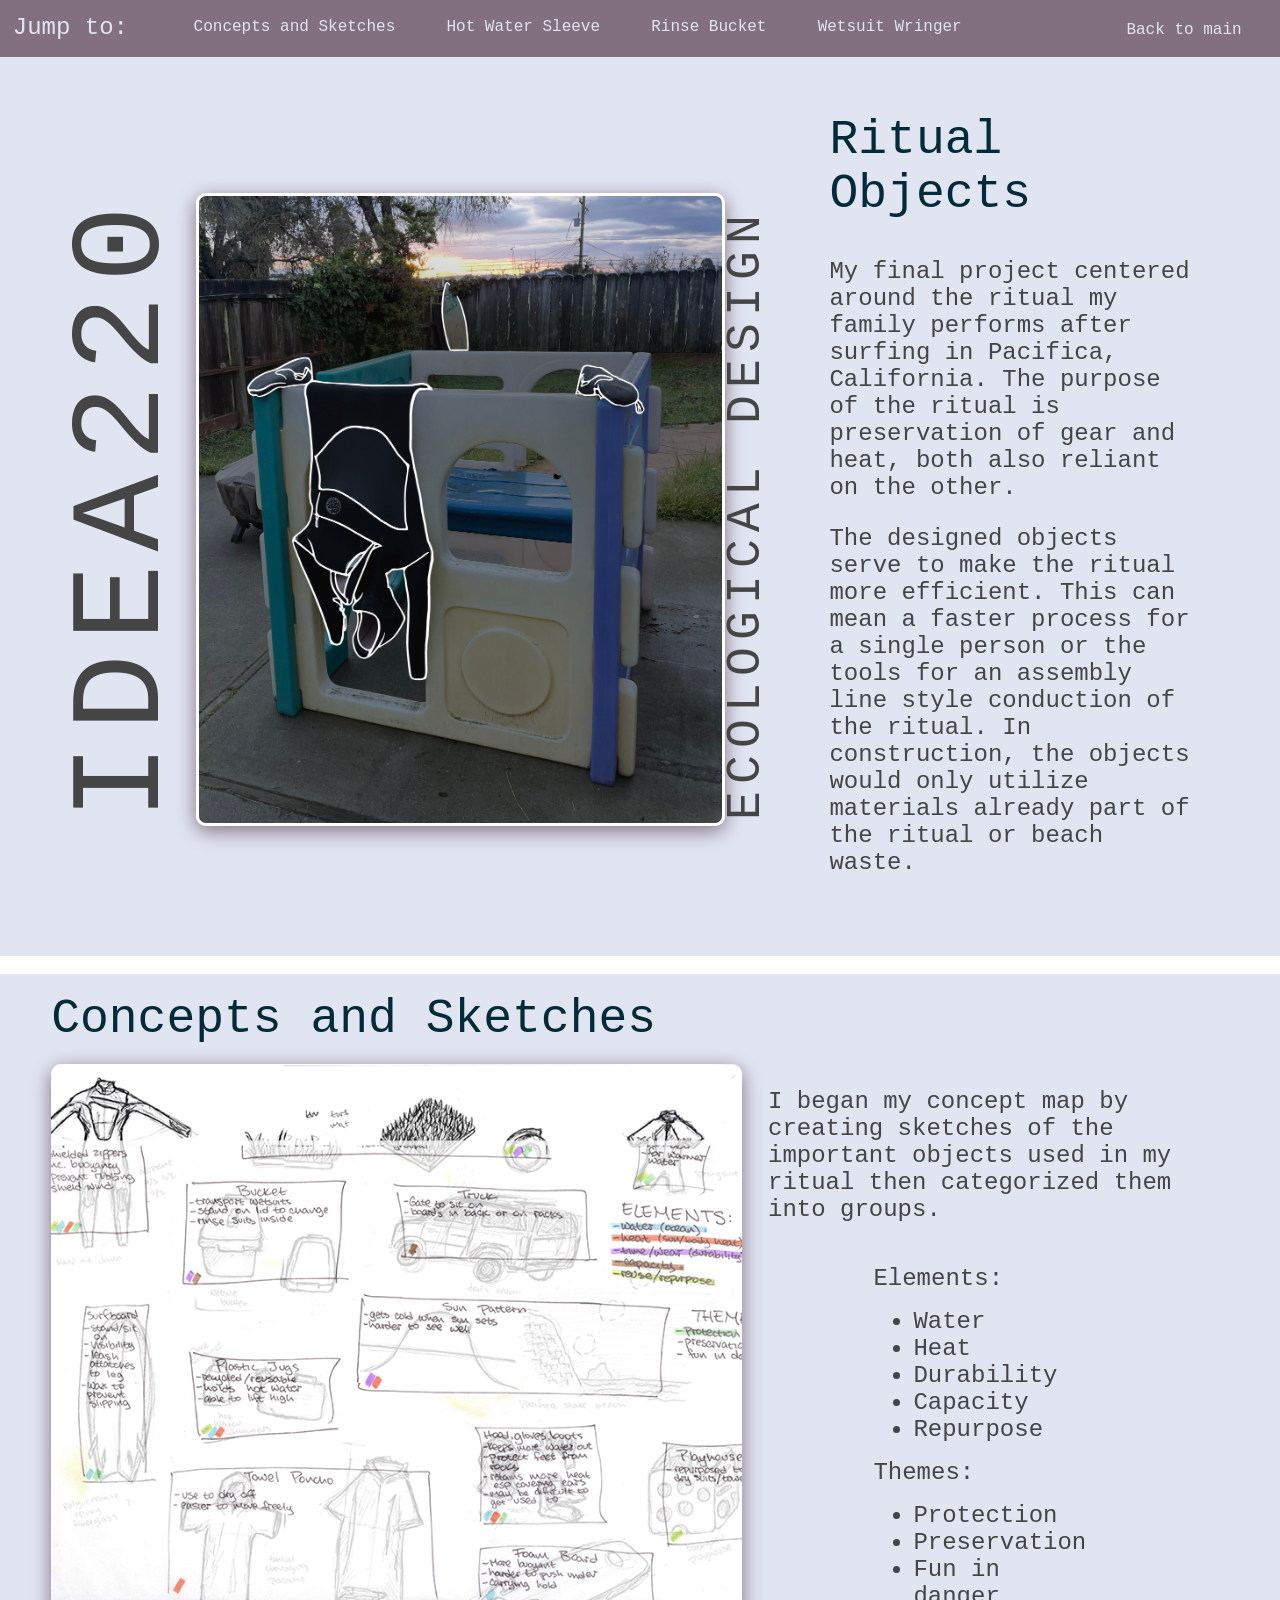
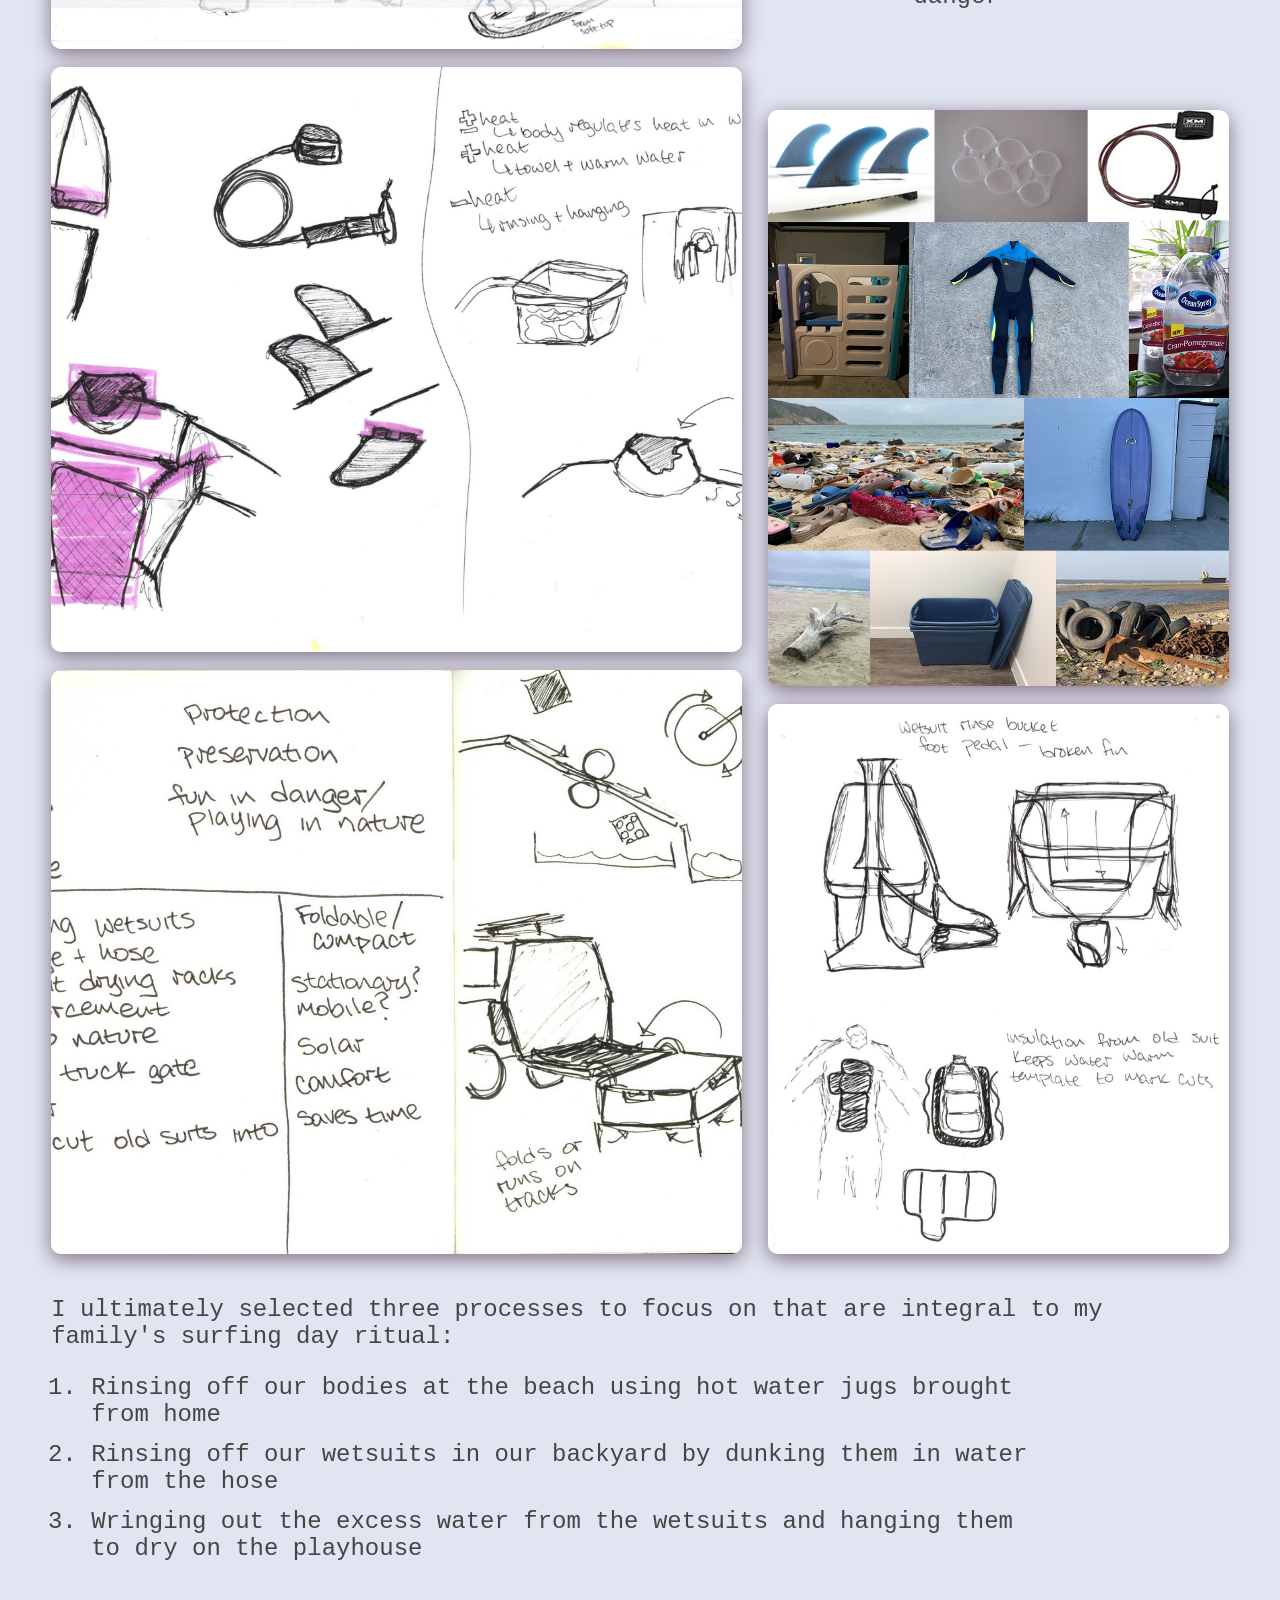
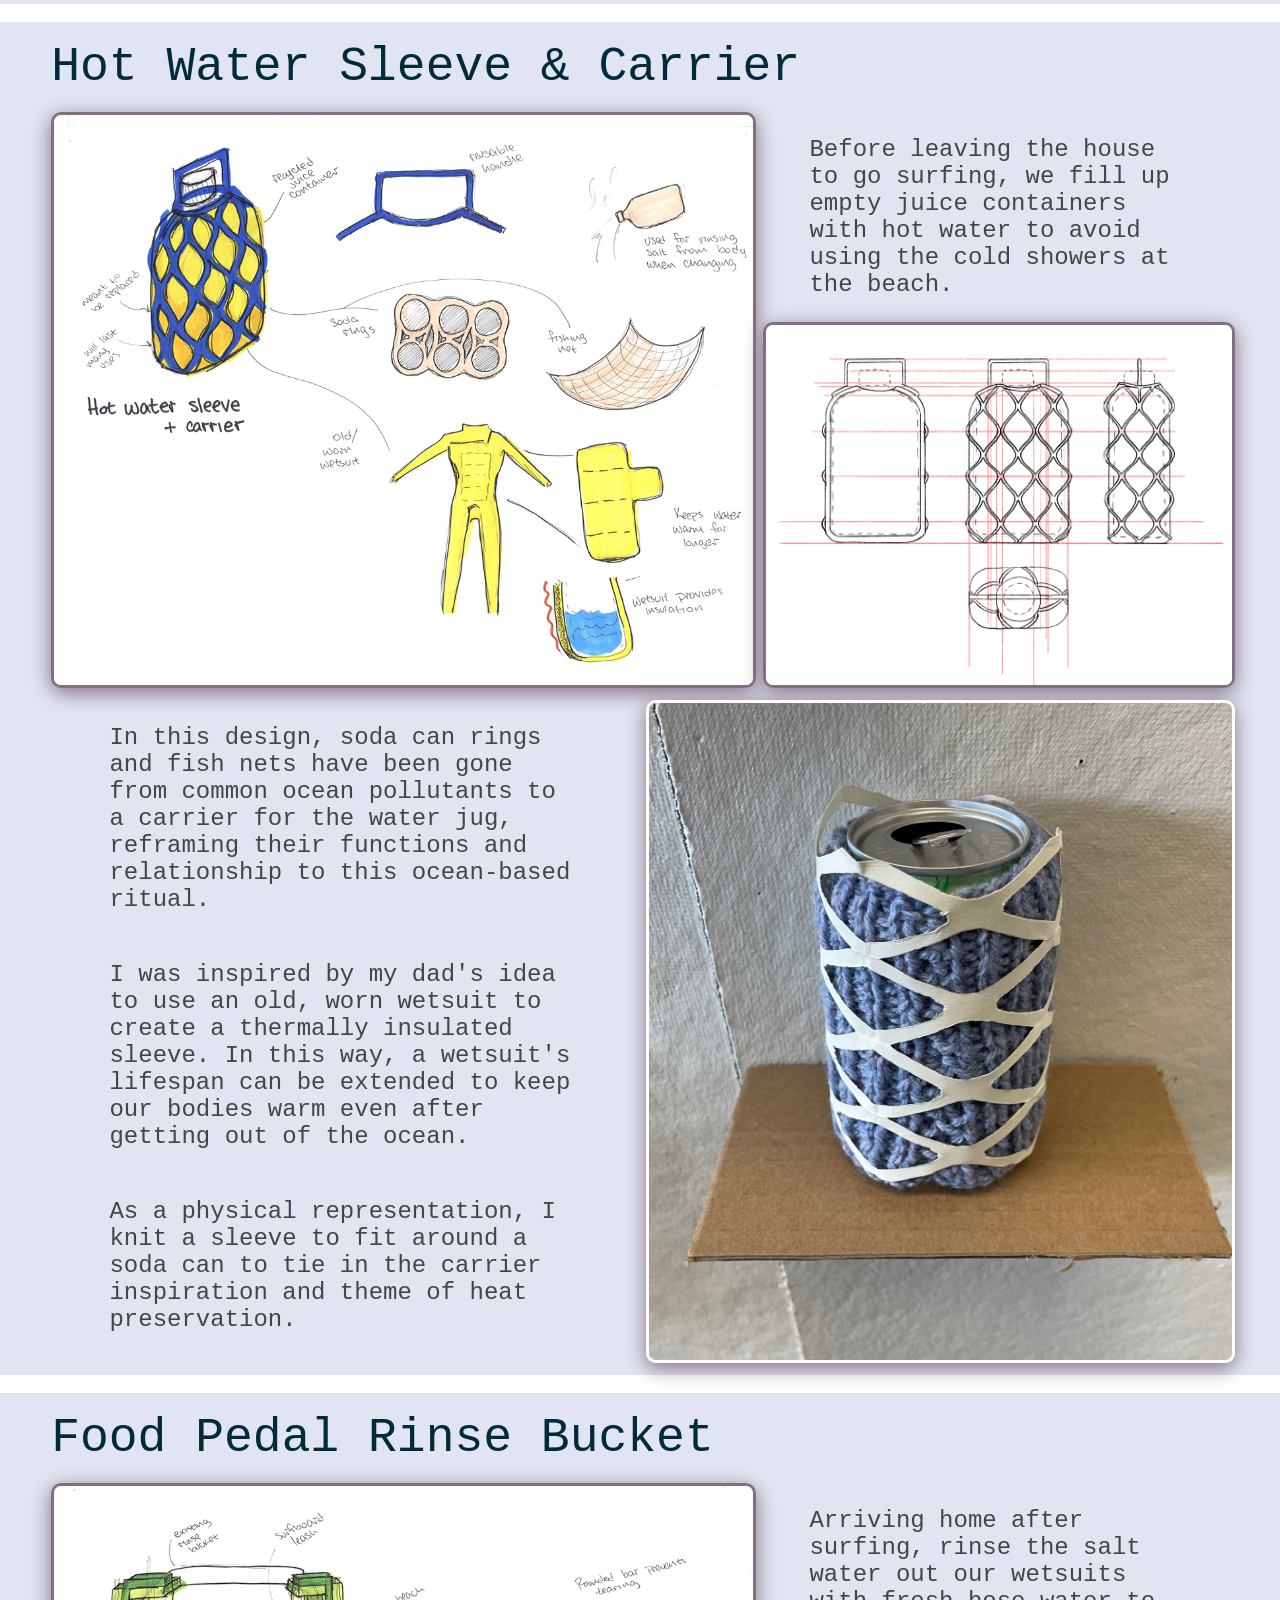
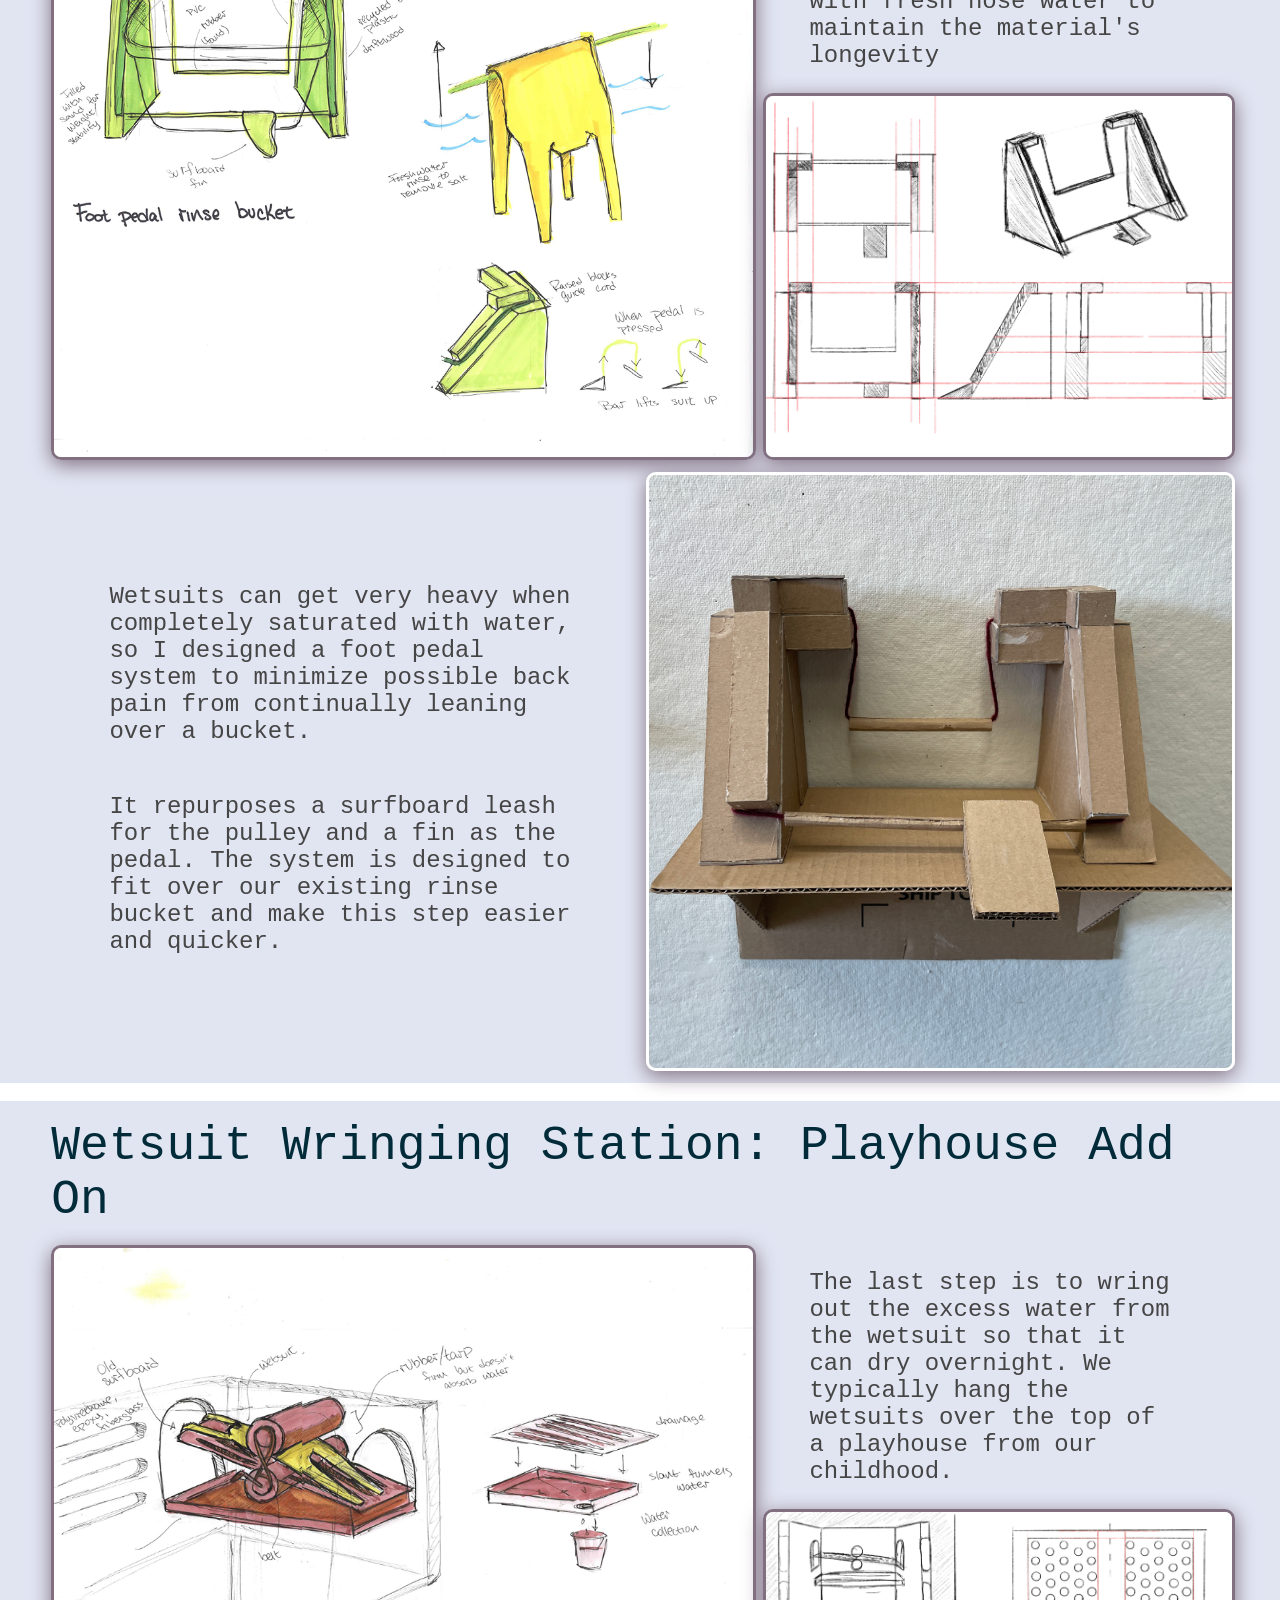
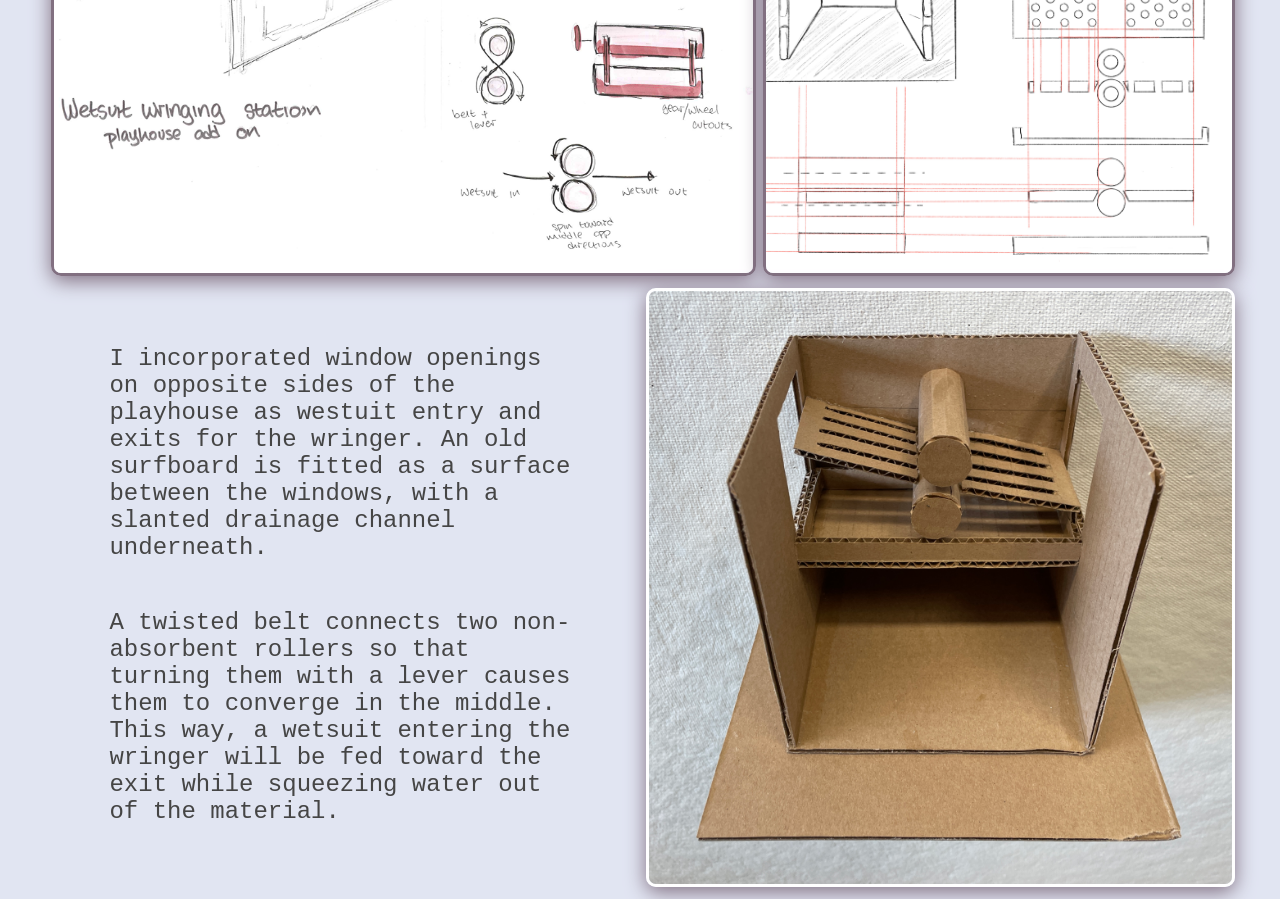
<file: ecoDesign.html>
<!DOCTYPE html>
<html lang="en">
<head>
    <meta charset="UTF-8">
    <meta name="viewport" content="width=device-width, initial-scale=1.0">
    <title>GA IDEA220</title>
    <link rel="stylesheet" href="ecoDesign.css">
</head>
<body>

     <nav id="nav">
        <div id="navMenu">
            <p id="navDropdown">Jump to &#8964;</p>
            <p id="jumpHorizontal">Jump to:</p>
        <ul id="navSections">
            <li class="navBox"><a class="navLink" href="#row2">Concepts and Sketches</a></li>
            <li class="navBox"><a class="navLink" href="#row3">Hot Water Sleeve</a></li>
            <li class="navBox"><a class="navLink" href="#row4">Rinse Bucket</a></li>
            <li class="navBox"><a class="navLink" href="#row5">Wetsuit Wringer</a></li>
        </ul>
        </div>
        <div id="backToMain" class="navBox">
            <a class="navLink" href="index.html">Back to main</a>
        </div>
    </nav>


    <div id="allSections">
        <div id="row1" class="section">
            <div id="row1left">
                <div id="row1course" ><p>IDEA220</p></div>
                <div id="row1img"><img class="cover" src="Images/playhouse.JPG"></div>
                <div id="row1title"><p>ECOLOGICAL DESIGN</p></div>
            </div>
            <div id="row1right">
                <div class="titles"><h2>Ritual Objects</h2></div>
                <div id="projectDescription">
                    <p id="ritualDescription">My final project centered around the ritual my family performs after surfing in Pacifica, California. The purpose of the ritual is preservation of gear and heat, both also reliant on the other. </p>
                    <p>The designed objects serve to make the ritual more efficient. This can mean a faster process for a single person or the tools for an assembly line style conduction of the ritual. In construction, the objects would only utilize materials already part of the ritual or beach waste.</p>
                </div>
            </div>
        </div>

        <div id="row2" class="section">
            <div class="titles"><h2>Concepts and Sketches</h2></div>
            <div id="row2content">
                <div id="row2left">
                        <div id="mainConceptMap" class="imgContainer"><img class="cover"  src="Images/SketchOverlay.png" alt=""></div>
                        <div class="imgContainer"><img class="cover" src="Images/WetsuitSketches.jpg" alt=""></div>
                        <div class="imgContainer"><img class="cover" src="Images/TwoPage.jpg" alt=""></div>
                    
                </div>
                <div id="row2right">
                    <p>I began my concept map by creating sketches of the important objects used in my ritual then categorized them into groups.
                        <div id=row2bullets>
                            <div class="row2list">
                                <p>Elements:</p>
                                <ul>
                                    <li>Water</li>
                                    <li>Heat</li>
                                    <li>Durability</li>
                                    <li>Capacity</li>
                                    <li>Repurpose</li>
                                </ul>
                            </div>
                            <div class="row2list">
                                <p>Themes:</p>
                                <ul>
                                    <li>Protection</li>
                                    <li>Preservation</li>
                                    <li>Fun in danger</li>
                                </ul>
                            
                            </div>    
                        </div>
                    </p>
                    <div id="picCollage"><img class="cover" src="Images/ProjectMaterials.png" alt=""></div>
                    <div class="imgContainer"><img class="cover" src="Images/RinseSketch.jpg" alt=""></div>
                </div>
            </div>
            <div >
                <p>I ultimately selected three processes to focus on that are integral to my family's surfing day ritual: 
                    <ol id="row2numbered">
                        <li>Rinsing off our bodies at the beach using hot water jugs brought from home</li>
                        <li>Rinsing off our wetsuits in our backyard by dunking them in water from the hose</li>
                        <li>Wringing out the excess water from the wetsuits and hanging them to dry on the playhouse</li>
                    </ol>
                </p>
            </div>
        </div>
    
        <div id="row3" class="section">
            <div class="titles"><h2>Hot Water Sleeve & Carrier</h2></div>
            <div class="topSlide">
                <div class="slideConcept"><img class="cover" src="Images/WetsuitSleeve.png" alt=""></div>
                <div class="topSlideRight">
                    <div class="slideBlurb1">
                        <p>Before leaving the house to go surfing, we fill up empty juice containers with hot water to avoid using the cold showers at the beach.</p>
                    </div>
                    <div class="slideOrtho"><img class="cover" src="Images/IMG_1788.JPG" alt=""></div>
                </div>
            </div>
            <div class="botSlide">
                <div class="slideBlurb2">
                    <p>In this design, soda can rings and fish nets have been gone from common ocean pollutants to a carrier for the water jug, reframing their functions and relationship to this ocean-based ritual.</p>
                    <p>I was inspired by my dad's idea to use an old, worn wetsuit to create a thermally insulated sleeve. In this way, a wetsuit's lifespan can be extended to keep our bodies warm even after getting out of the ocean.</p>
                    <p>As a physical representation, I knit a sleeve to fit around a soda can to tie in the carrier inspiration and theme of heat preservation.</p>
                </div>
                <div class="slidePhoto"><img class="cover" src="Images/IMG_3818.JPG" alt=""></div>
            </div>

        </div>

        <div id="row4" class="section">
            <div class="titles"><h2>Food Pedal Rinse Bucket</h2></div>
            <div class="topSlide">
                <div class="slideConcept"><img class="cover" src="Images/WashBucket.png" alt=""></div>
                <div class="topSlideRight">
                    <div class="slideBlurb1"><p>Arriving home after surfing, rinse the salt water out our wetsuits with fresh hose water to maintain the material's longevity</p></div>
                    <div class="slideOrtho"><img class="cover" src="Images/IMG_1789.JPG" alt=""></div>
                </div>
            </div>
            <div class="botSlide">
                <div class="slideBlurb2">
                    <p>Wetsuits can get very heavy when completely saturated with water, so I designed a foot pedal system to minimize possible back pain from continually leaning over a bucket.</p>
                    <p>It repurposes a surfboard leash for the pulley and a fin as the pedal. The system is designed to fit over our existing rinse bucket and make this step easier and quicker.</p>
                </div>
                <div class="slidePhoto"><img class="cover" src="Images/IMG_3819.JPG" alt=""></div>
            </div>

        </div>

        <div id="row5" class="section">
            <div class="titles"><h2>Wetsuit Wringing Station: Playhouse Add On</h2></div>
            <div class="topSlide">
                <div class="slideConcept"><img class="cover" src="Images/Wringer.png" alt=""></div>
                <div class="topSlideRight">
                    <div class="slideBlurb1"><p>The last step is to wring out the excess water from the wetsuit so that it can dry overnight. We typically hang the wetsuits over the top of a playhouse from our childhood.</p></div>
                    <div class="slideOrtho"><img class="cover" src="Images/IMG_1790.JPG" alt=""></div>
                </div>
            </div>
            <div class="botSlide">
                <div class="slideBlurb2">
                    <p>I incorporated window openings on opposite sides of the playhouse as westuit entry and exits for the wringer. An old surfboard is fitted as a surface between the windows, with a slanted drainage channel underneath.</p>
                    <p>A twisted belt connects two non-absorbent rollers so that turning them with a lever causes them to converge in the middle. This way, a wetsuit entering the wringer will be fed toward the exit while squeezing water out of the material. </p>
                </div>
                <div class="slidePhoto"><img class="cover" src="Images/IMG_3816.JPG" alt=""></div>
            </div>

        </div>

       


    </div>
    


<script src="ecoDesign.js"></script>
</body>
</html>
</file>
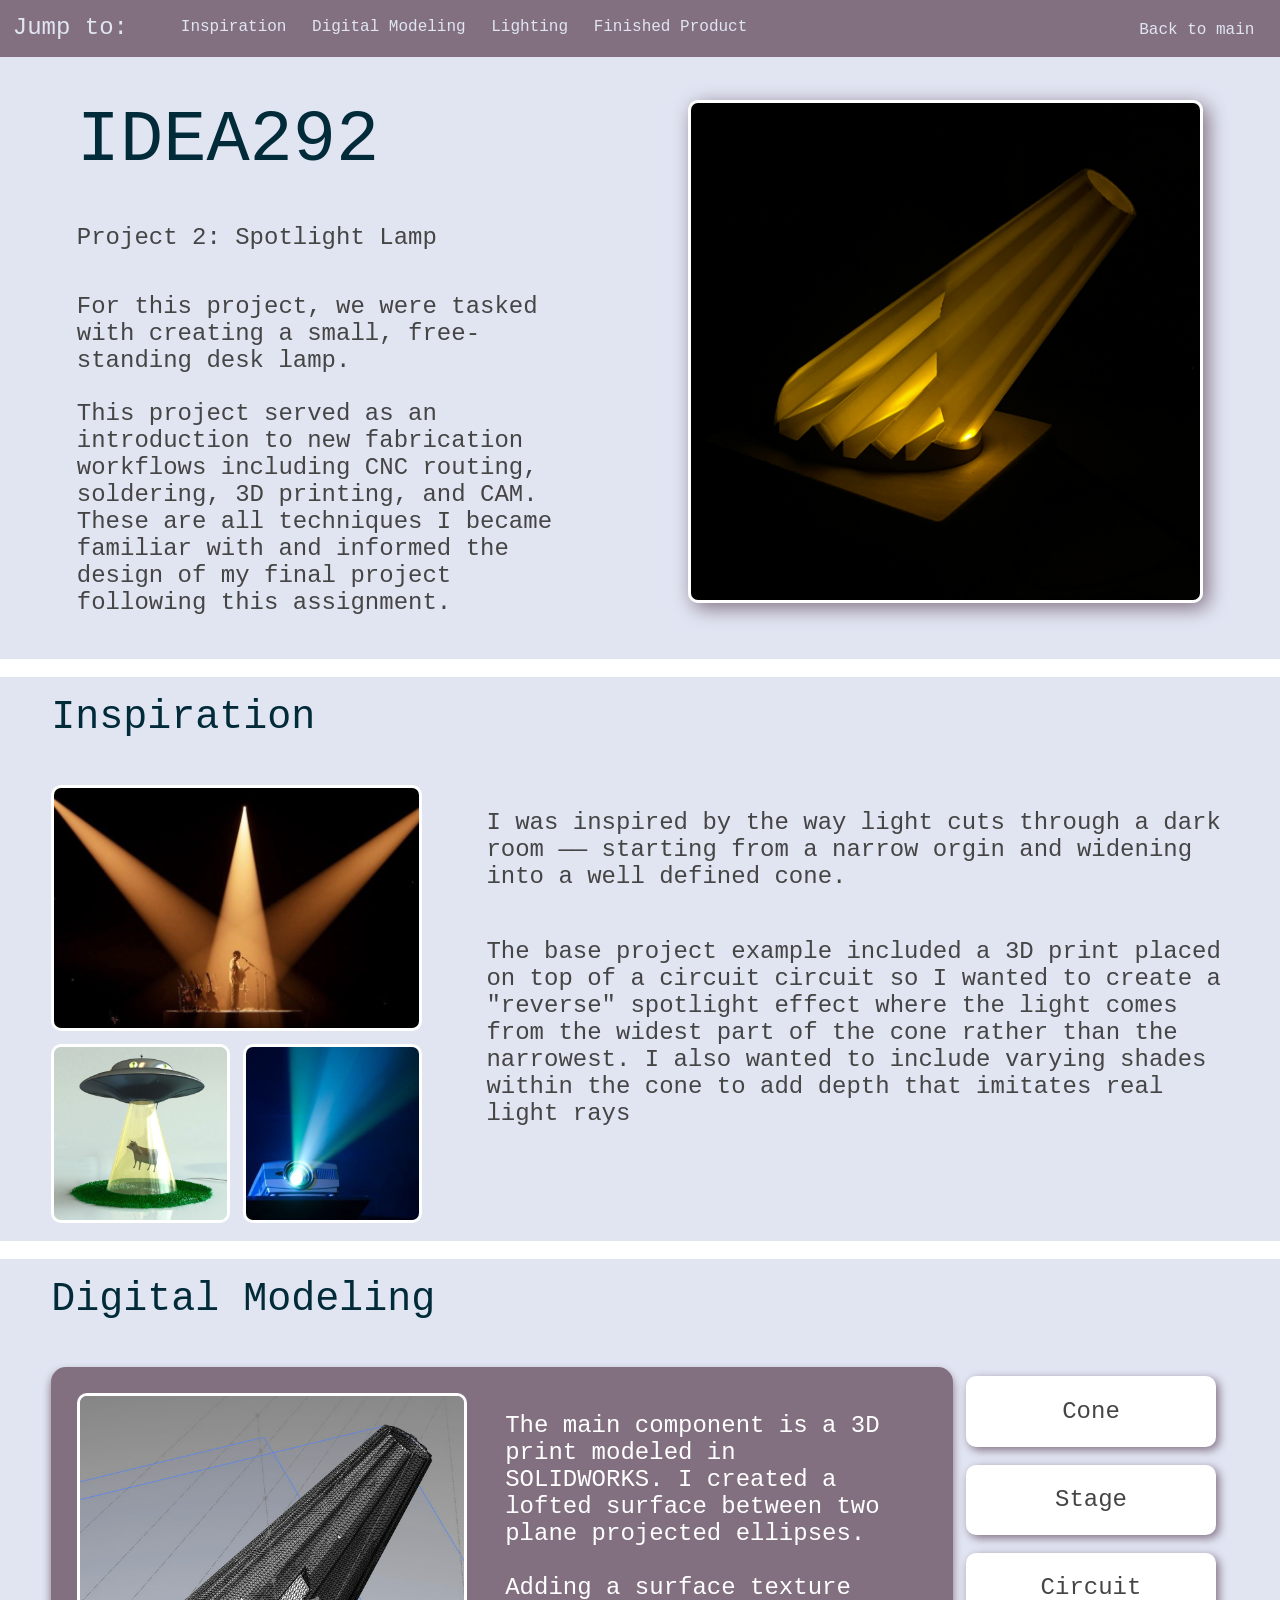
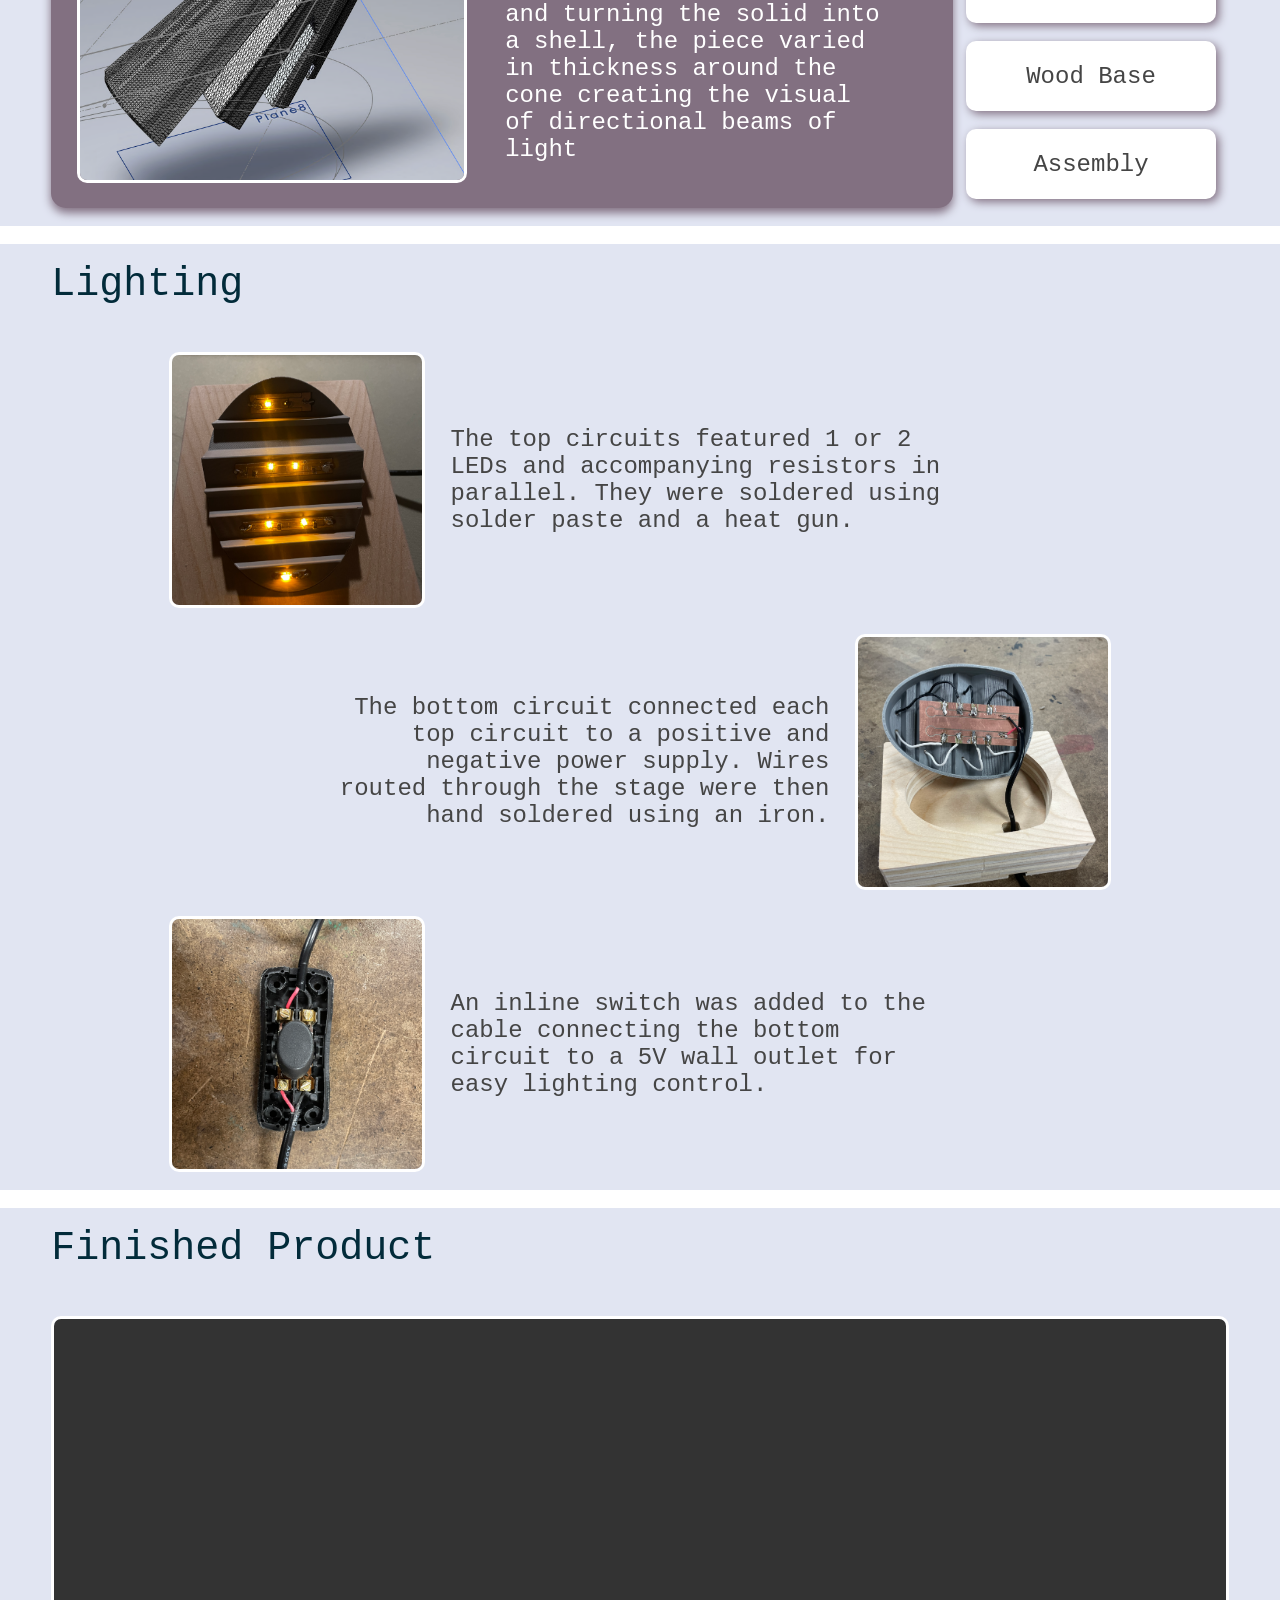
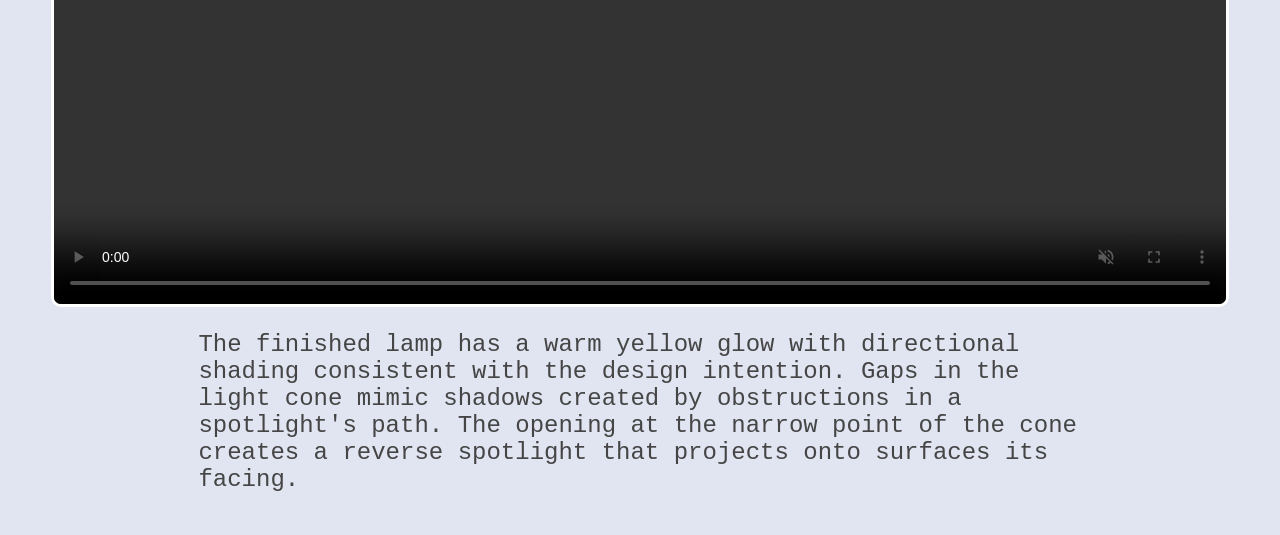
<file: lithoLamp.html>
<!DOCTYPE html>
<html lang="en">
<head>
    <meta charset="UTF-8">
    <meta name="viewport" content="width=device-width, initial-scale=1.0">
    <title>GA IDEA292</title>
    <link rel="stylesheet" href="lithoLamp.css">
</head>
<body>
    <nav id="nav">
        <div id="navMenu">
            <p id="navDropdown">Jump to &#8964;</p>
            <p id="jumpHorizontal">Jump to:</p>
        <ul id="navSections">
            <li class="navBox"><a class="navLink" href="#inspiration">Inspiration</a></li>
            <li class="navBox"><a class="navLink" href="#digitalModeling">Digital Modeling</a></li>
            <li class="navBox"><a class="navLink" href="#lighting">Lighting</a></li>
            <li class="navBox"><a class="navLink" href="#finished">Finished Product</a></li>
        </ul>
        </div>
        <div id="backToMain" class="navBox">
            <a class="navLink" href="index.html">Back to main</a>
        </div>
    </nav>

    <div id="allSections">
        <div id="landing" class="section">
            <div id="landingLeft" class="landingDiv">
                <div id="courseNumber"><h2>IDEA292</h2></div>
                <div id="projectTitle"><p>Project 2: Spotlight Lamp</p></div>
                <div id="landingBlurb">
                    <p>For this project, we were tasked with creating a small, free-standing desk lamp. </p>
                    <p>This project served as an introduction to new fabrication workflows including CNC routing, soldering, 3D printing, and CAM. These are all techniques I became familiar with and informed the design of my final project following this assignment. </p>
                </div>
            </div>
            <div id="landingRight" class="landingDiv">
                <div id="landingPhoto" class="photoDiv"><img src="Images/spotlight.JPG" alt=""></div>
            </div>
        </div>
        <div id="inspiration" class="section">
            <div class="titles"><h2>Inspiration</h2></div>
            <div id="inspoContent">
                <div id="inspoImages">
                    <div id="inspoImageTop">
                        <div class="photoDiv"><img src="Images/inspo1.jpg" alt=""></div>
                    </div>
                    <div id="inspoImagesBot">
                        <div class="photoDiv"><img src="Images/inspo2.jpg" alt=""></div>
                        <div class="photoDiv"><img src="Images/inspo3.jpg" alt=""></div>
                    </div>
                </div>
                <div id="inspoText">
                    <p>I was inspired by the way light cuts through a dark room —— starting from a narrow orgin and widening into a well defined cone. </p>
                    <p>The base project example included a 3D print placed on top of a circuit circuit so I wanted to create a "reverse" spotlight effect where the light comes from the widest part of the cone rather than the narrowest. I also wanted to include varying shades within the cone to add depth that imitates real light rays</p>
                </div>
            </div>

        </div>
        <div id="digitalModeling" class="section">
            <div class="titles"><h2>Digital Modeling</h2></div>
            <div id="digiModContent">
                <div class ="compSlide active" id="compSlide1">
                    <div class="photoDiv compPic" id="compPic1"><img src="Images/lampConeTex.png" alt=""></div>
                    <div class="compBlurb"><p>The main component is a 3D print modeled in SOLIDWORKS. I created a lofted surface between two plane projected ellipses. <br><br>Adding a surface texture and turning the solid into a shell, the piece varied in thickness around the cone creating the visual of directional beams of light </p>
                    </div>
                </div>
                <div class ="compSlide compPic" id="compSlide2">
                    <div class="photoDiv" id="compPic2"><img src="Images/lampPrintBase.png" alt=""></div>
                    <div class="compBlurb"><p>Another 3D printed component held the main light cone in place and housed the circuit boards. The angled surfaces allowed the LEDs to point into the tilted cone rather than normal to the desk surface.<br><br>Holes at the edges of the circuit pockets routed wires underneath the stage, allowing for a clean look.</p>
                    </div>
                </div>
                <div class ="compSlide compPic" id="compSlide3">
                    <div class="photoDiv" id="compPic3"><img src="Images/lampCircuit.png" alt=""></div>
                    <div class="compBlurb"><p>I designed small copper circuits that fit into the pockets of the 3D printed stage. <br><br>The largest piece sits between the stage and wooden base, acting as a positive and negative bus for the hidden wires to connect to.</p>
                    </div>
                </div>
                <div class ="compSlide compPic" id="compSlide4">
                    <div class="photoDiv" id="compPic4"><img src="Images/lampWoodBlock.png" alt=""></div>
                    <div class="compBlurb"><p>The wooden base holds the stage and circuits. An interior channel hides the primary cord that supplies power to the positive and negative bus.</p>
                    </div>
                </div>
                <div class="compSlide compPic" id="compSlide5">
                    <div class="photoDiv" id="compPic5"><img src="Images/lampAssembly.png" alt=""></div>
                    <div class="compBlurb"><p>All components and the full assembly were created in Solidworks. <br><br>Parts were made "in context" so that they had consistent dimensions and perfectly fit together.</p>
                    </div>
                </div>
                <div id="compList">
                    <div class="compLabel" onclick="showFab('compSlide1')"><p>Cone</p></div>
                    <div class="compLabel" onclick="showFab('compSlide2')"><p>Stage</p></div>
                    <div class="compLabel" onclick="showFab('compSlide3')"><p>Circuit</p></div>
                    <div class="compLabel" onclick="showFab('compSlide4')"><p>Wood Base</p></div>
                    <div class="compLabel" onclick="showFab('compSlide5')"><p>Assembly</p></div>
            
                </div>
            </div>    
        </div>

        <div id="lighting" class="section">
            <div class="titles"><h2>Lighting</h2></div>
            <div id="lightingContent">
                <div class="lightingRow" id="lRow1">
                    <div class="photoDiv lightRowImg"><img src="Images/topCircuitOn.JPG" alt=""></div>
                    <div class="lightingBlurb"><p>The top circuits featured 1 or 2 LEDs and accompanying resistors in parallel. They were soldered using solder paste and a heat gun. </p></div>
                </div>
                <div class="lightingRow" id="lRow2">
                    <div class="lightingBlurb" id="lightingBlurb2"><p>The bottom circuit connected each top circuit to a positive and negative power supply. Wires routed through the stage were then hand soldered using an iron.</p></div>
                    <div class="photoDiv lightRowImg"><img src="Images/botCircuit.JPG" alt=""></div>
                    
                </div>
                <div class="lightingRow" id="lRow3">
                    <div class="photoDiv lightRowImg"><img src="Images/inlineSwitch.JPG" alt=""></div>
                    <div class="lightingBlurb"><p>An inline switch was added to the cable connecting the bottom circuit to a 5V wall outlet for easy lighting control.</p></div>
                </div>
            </div>
        </div>

        <div id="finished" class="section">
            <div class="titles"><h2>Finished Product</h2></div>
            <div id="finContent">
                <video class="photoDiv" id="finVid" src="Images/lithoLamp.MOV" controls controlslist="nodownload noremoteplayback" muted></video>
                <div id="finBlurb">
                    <p>The finished lamp has a warm yellow glow with directional shading consistent with the design intention. Gaps in the light cone mimic shadows created by obstructions in a spotlight's path. The opening at the narrow point of the cone creates a reverse spotlight that projects onto surfaces its facing.</p>
                </div>

            </div>


        </div>
    </div>
    <script src="lithoLamp.js"></script>
</body>
</html>
</file>
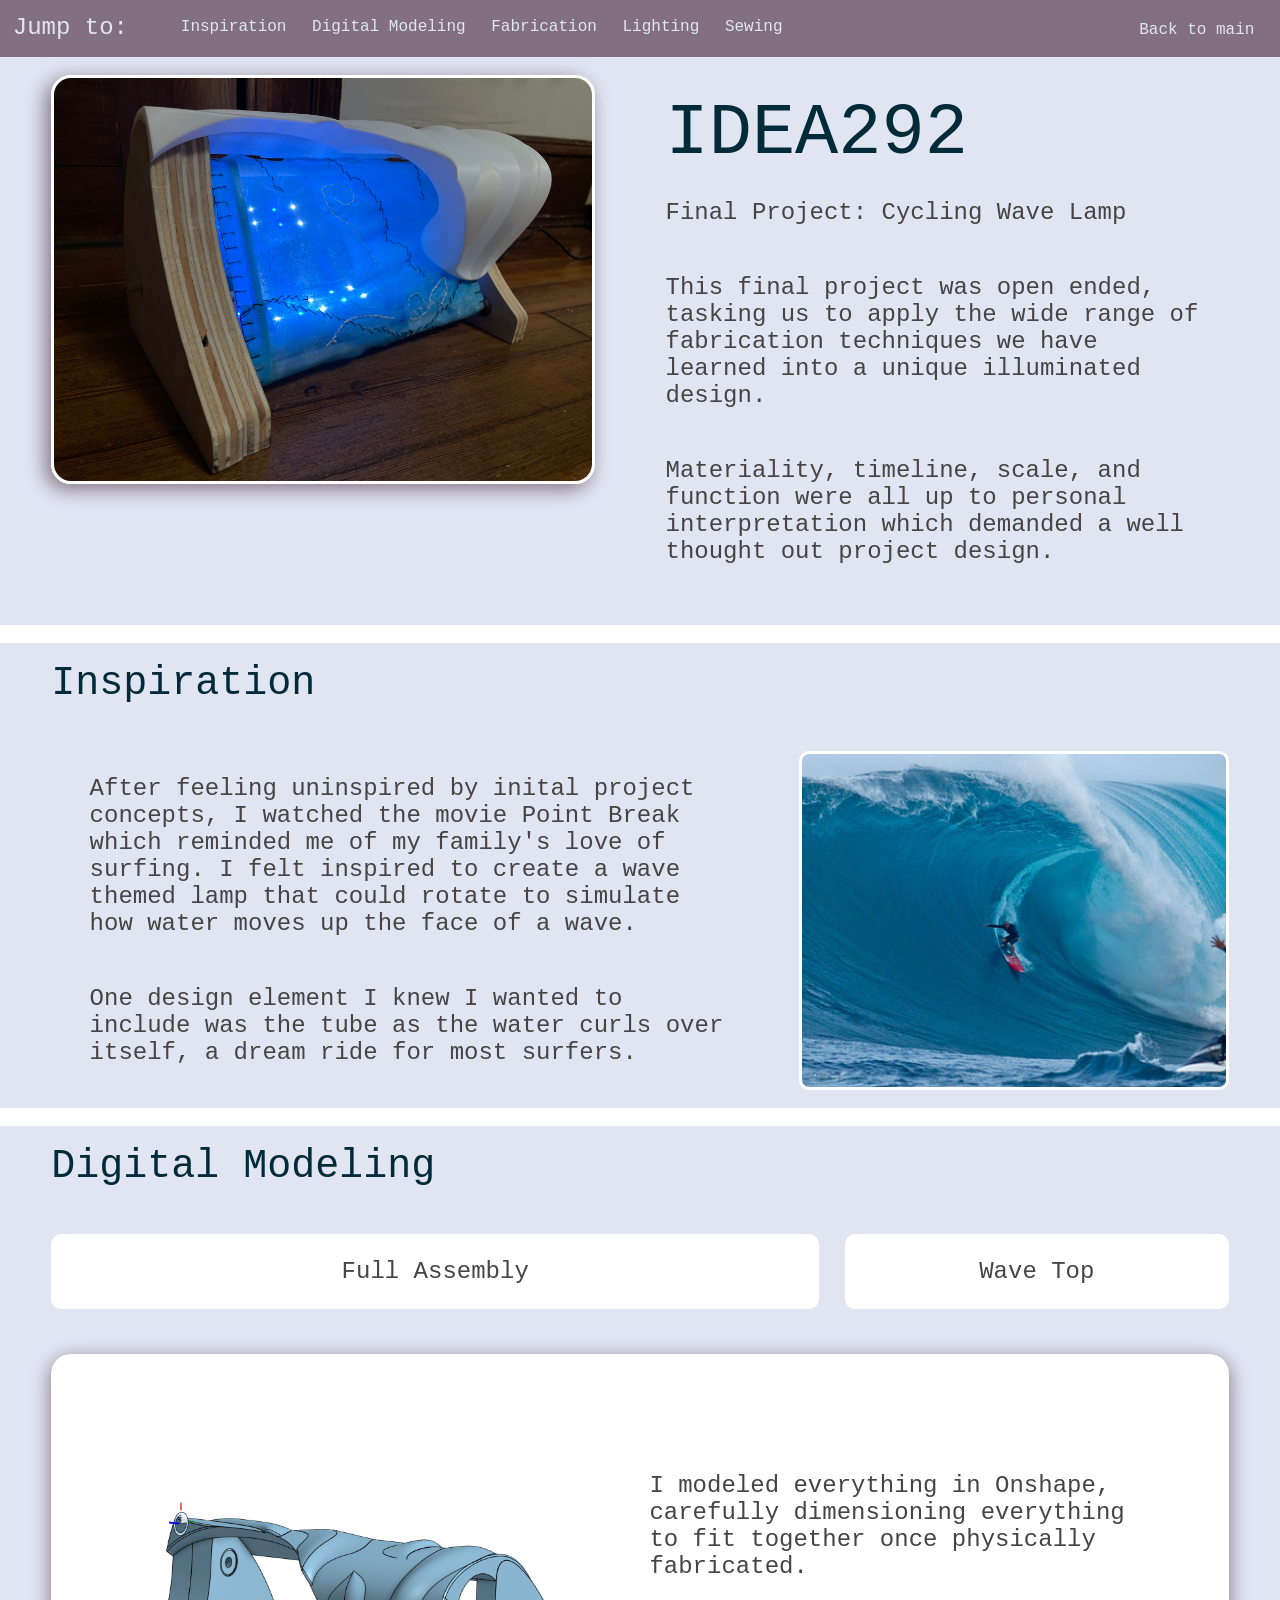
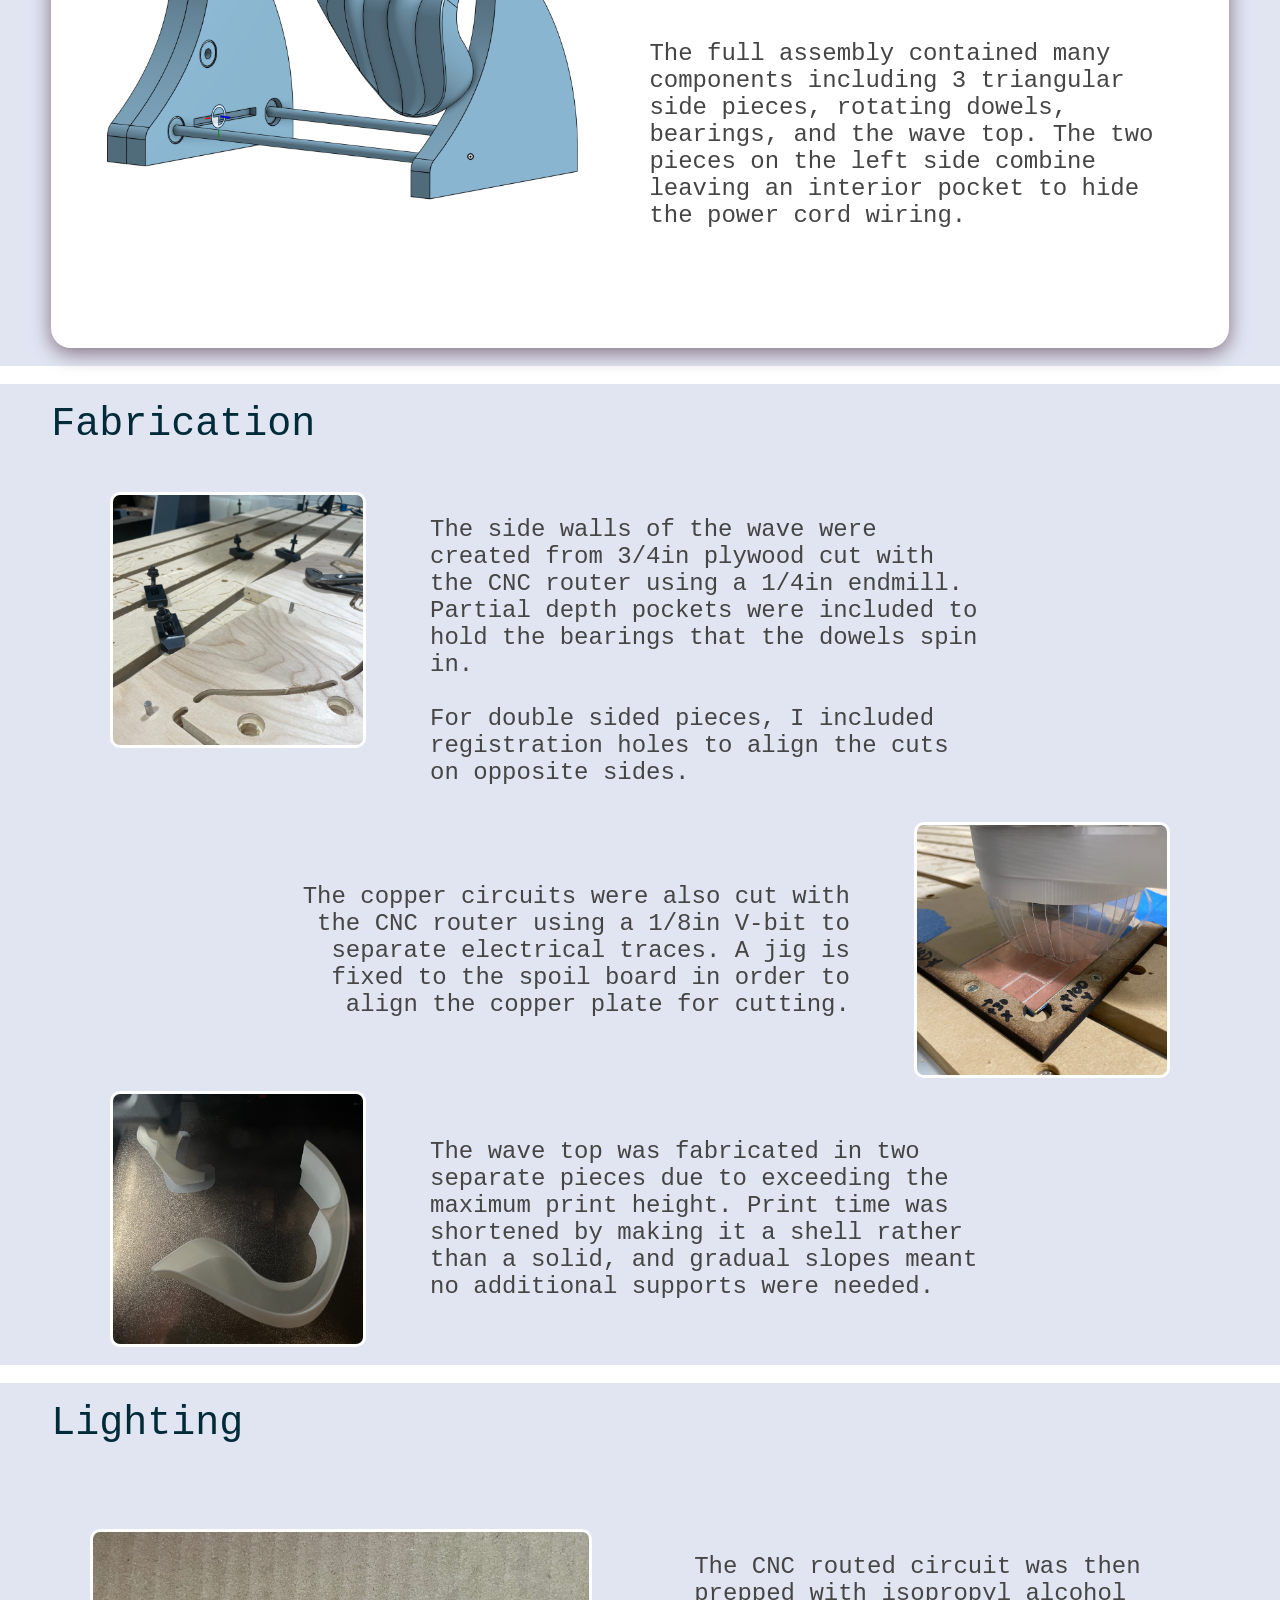
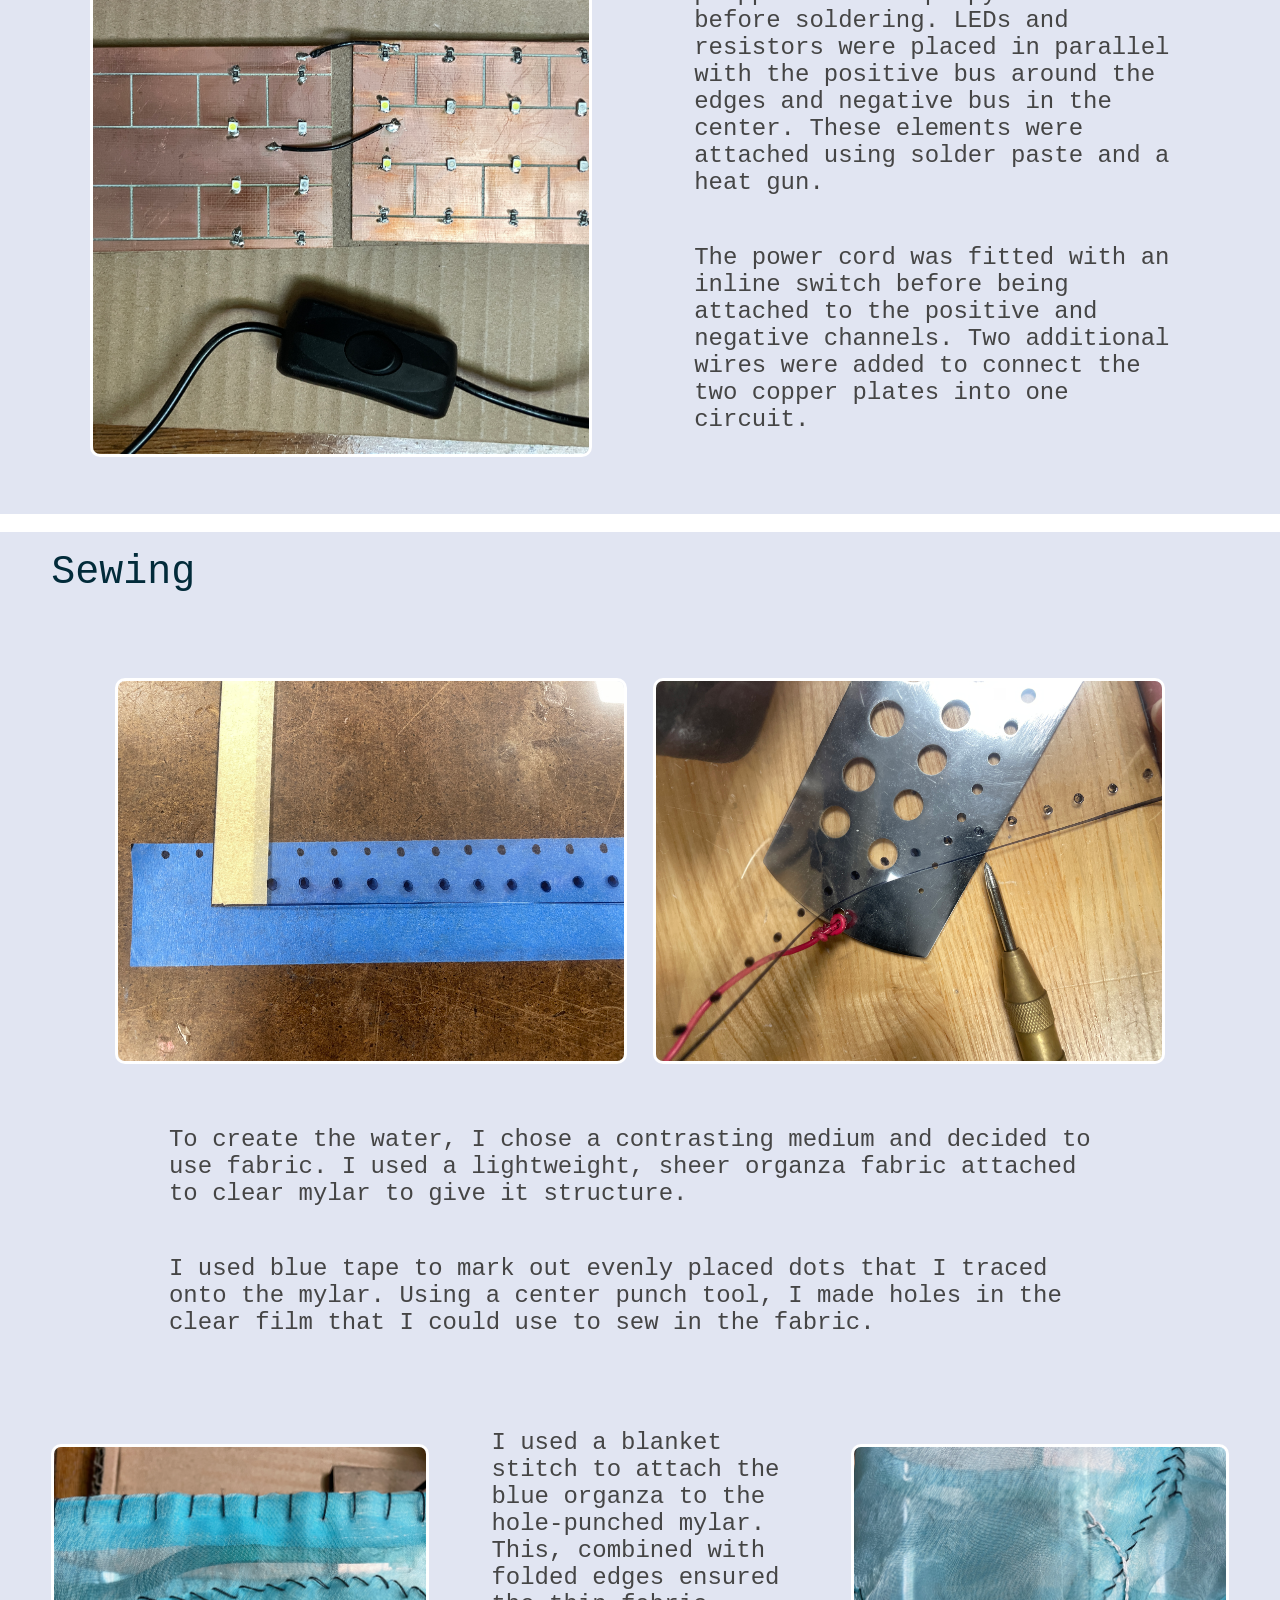
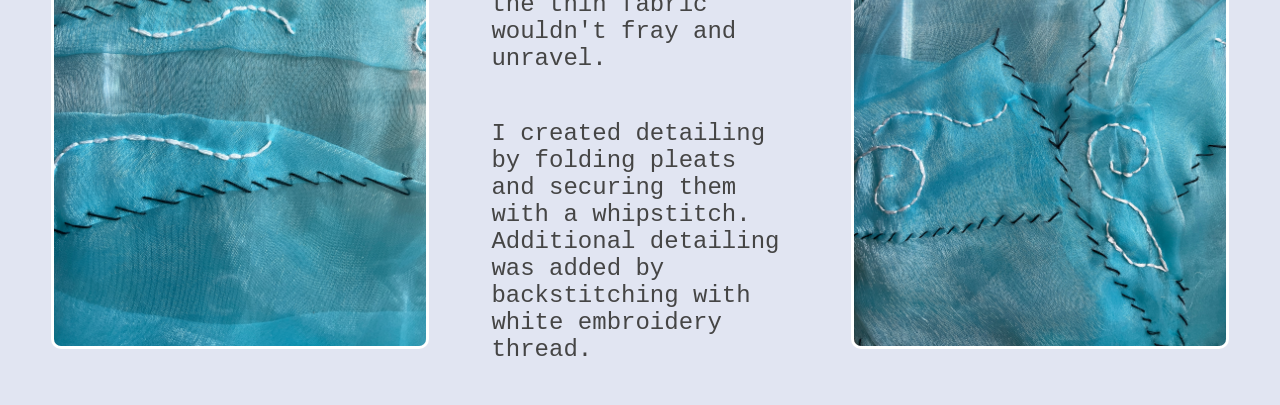
<file: waveLamp.html>
<!DOCTYPE html>
<html lang="en">
<head>
    <meta charset="UTF-8">
    <meta name="viewport" content="width=device-width, initial-scale=1.0">
    <title>GA IDEA292</title>
    <link rel="stylesheet" href="waveLamp.css">
</head>
<body>
    <nav id="nav">
        <div id="navMenu">
            <p id="navDropdown">Jump to &#8964;</p>
            <p id="jumpHorizontal">Jump to:</p>
        <ul id="navSections">
            <li class="navBox"><a class="navLink" href="#inspiration">Inspiration</a></li>
            <li class="navBox"><a class="navLink" href="#digiMod">Digital Modeling</a></li>
            <li class="navBox"><a class="navLink" href="#fabrication">Fabrication</a></li>
            <li class="navBox"><a class="navLink" href="#lighting">Lighting</a></li>
            <li class="navBox"><a class="navLink" href="#sewing">Sewing</a></li>
        </ul>
        </div>
        <div id="backToMain" class="navBox">
            <a class="navLink" href="index.html">Back to main</a>
        </div>
    </nav>

    <div id="allSections">
        <div id="landing" class="section">
            <div id="landingPhoto" class="photoDiv"><img src="Images/waveLanding.JPG" alt=""></div>
            <div id="landingText">
                <div id="number292" ><h2>IDEA292</h2></div>
                <div id="projectBlurb"><p>Final Project: Cycling Wave Lamp</p>
                    <p>This final project was open ended, tasking us to apply the wide range of fabrication techniques we have learned into a unique illuminated design. </p>
                    <p>Materiality, timeline, scale, and function were all up to personal interpretation which demanded a well thought out project design.</p>
                </div>
            </div>
        </div>

        <div id="inspiration" class="section">
            <div class="titles"><h2>Inspiration</h2></div>
            <div id="inspoContent">
                <div id="inspoText">
                    <p>After feeling uninspired by inital project concepts, I watched the movie Point Break which reminded me of my family's love of surfing. I felt inspired to create a wave themed lamp that could rotate to simulate how water moves up the face of a wave. </p>
                    <p>One design element I knew I wanted to include was the tube as the water curls over itself, a dream ride for most surfers. </p>
                </div>
                <div id="inspoImg"> 
                    <div class="photoDiv"><img src="Images/bigWave.jpg" alt=""></div>
                </div>
            </div>
            
        </div>

        <div id="digiMod" class="section">
            <div class="titles"><h2>Digital Modeling</h2></div>
             <div id="labelContainer">
                <div id="fullAssemblyLabel" onclick="showFab('fullAssembly','fullAssemblyLabel')" class="labels activeTab"><p>Full Assembly</p></div>
                <div id="waveTopLabel" onclick="showFab('waveTop', 'waveTopLabel')" class="labels"><p>Wave Top</p></div>
            </div>

            <div class="digiContainer active" id="fullAssembly">
               <div class="photoDiv digiImg" > <img src="Images/waveAssembly.png" alt=""></div>
               <div class="digiText">
                    <p>I modeled everything in Onshape, carefully dimensioning everything to fit together once physically fabricated.</p>
                    <p>The full assembly contained many components including 3 triangular side pieces, rotating dowels, bearings, and the wave top. The two pieces on the left side combine leaving an interior pocket to hide the power cord wiring.</p>
                </div>
            </div>

            <div class="digiContainer" id="waveTop">
                <div class="digiText">
                    <p>I created the wave top by projecting curves into a 3D space and creating lofted surfaces up to the lines. I created solids from enclosed surfaces which I then combined all together using the boolean features.</p>
                    <p>Due to the height of this 3D print, I had to split the piece into two smaller pieces. I used a curved line that followed the existing lofted surfaces to hide this join. I also made each piece into a shell in order to let some light through and shorten print time. </p>
                </div>
                <div class="photoDiv digiImg"> <img src="Images/waveTop.png" alt=""></div>
                
            </div>
        </div>

        <div class="section" id="fabrication">
            <div class="titles"><h2>Fabrication</h2></div>
            <div id="fabContent">
                <div class="fabRow" id="fRow1">
                    <div class="photoDiv fabRowImg"><img src="Images/sideCNC.JPG" alt=""></div>
                    <div class="fabBlurb"><p>The side walls of the wave were created from 3/4in plywood cut with the CNC router using a 1/4in endmill. Partial depth pockets were included to hold the bearings that the dowels spin in. <br><br>For double sided pieces, I included registration holes to align the cuts on opposite sides.</p></div>
                </div>
                <div class="fabRow" id="fRow2">
                    <div class="fabBlurb" id="fabBlurb2"><p>The copper circuits were also cut with the CNC router using a 1/8in V-bit to separate electrical traces. A jig is fixed to the spoil board in order to align the copper plate for cutting.</p></div>
                    <div class="photoDiv fabRowImg"><img src="Images/circuitCNC.JPG" alt=""></div>
                    
                </div>
                <div class="fabRow" id="fRow3">
                    <div class="photoDiv fabRowImg"><img src="Images/waveTopPrint.JPG" alt=""></div>
                    <div class="fabBlurb"><p>The wave top was fabricated in two separate pieces due to exceeding the maximum print height. Print time was shortened by making it a shell rather than a solid, and gradual slopes meant no additional supports were needed.</p></div>
                </div>
            </div>
        </div>




        <div class="section" id="lighting">
            <div class="titles"><h2>Lighting</h2></div>
            <div id="lightingContent">
                <div id="lightingImg" class="photoDiv"><img src="Images/waveCircuit.JPG" alt=""></div>
                <div id="lightingText">
                    <p>The CNC routed circuit was then prepped with isopropyl alcohol before soldering. LEDs and resistors were placed in parallel with the positive bus around the edges and negative bus in the center. These elements were attached using solder paste and a heat gun.</p>
                    <p>The power cord was fitted with an inline switch before being attached to the positive and negative channels. Two additional wires were added to connect the two copper plates into one circuit.
                    </p>
                </div>
            </div>
        </div>

        <div class="section" id="sewing">
            <div class="titles"><h2>Sewing</h2></div>
            <div id="sewingRow1">
                <div id="sewingRow1Imgs">
                    <div class="photoDiv sewingImg"><img src="Images/blueTape.JPG" alt=""></div>
                    <div class="photoDiv sewingImg"><img src="Images/holePunch.JPG" alt=""></div>
                </div>
                <div class="sewingText">
                    <p>To create the water, I chose a contrasting medium and decided to use fabric. I used a lightweight, sheer organza fabric attached to clear mylar to give it structure.</p>
                    <p>I used blue tape to mark out evenly placed dots that I traced onto the mylar. Using a center punch tool, I made holes in the clear film that I could use to sew in the fabric.   </p>
                </div>

            </div>
            <div id="sewingRow2">
                <div id="sewingImgLeft" class="sewingImg photoDiv"><img src="Images/blanket.JPG" alt=""></div>
                <div class="sewingText">
                    <p>I used a blanket stitch to attach the blue organza to the hole-punched mylar. This, combined with folded edges ensured the thin fabric wouldn't fray and unravel. </p>
                    <p>I created detailing by folding pleats and securing them with a whipstitch. Additional detailing was added  by backstitching with white embroidery thread.</p>
                </div>
                <div id="sewingImgRight" class="sewingImg photoDiv"><img src="Images/topStitch.JPG" alt=""></div>
            </div>

        </div>

    </div>

    
    <script src="waveLamp.js"></script>
</body>
</html>
</file>
<file: ecoDesign.css>
body{
    box-sizing: border-box;
    font-family: 'Courier New', Courier, monospace;
    margin: 0px;
}

h2,h3{
    font-weight: normal;
    color: #022b3a}
p{ 
    font-size: clamp(1rem, 0.7rem + 1vw, 1.5rem);
    color: #454545ff;
}

img{ 
    height: 100%;
    width: 100%;
    box-shadow: 0px 5px 20px #827081;
}


#nav{ 
    display: flex;
    align-items: baseline;
    gap: 1vw;
    background-color: #827081;
    padding: 1vh 1vw;
    justify-content: space-between;
    p{ 
        color: #e1e5f2;
        margin: 0;
    }
}
#navMenu{ 
    display: flex;
    align-items: center;
}

#navDropdown{ 
    display: none;
}
#navDropdown:hover{ 
    cursor: pointer;
}

#navSections{
    margin: 0px;
}

@media (max-width: 700px){ 
    #navMenu{ 
        flex-direction: column;
        align-items: baseline;
        }
    #navDropdown{ 
        display: flex;}
    #jumpHorizontal{display: none;}
    #navSections{
        display: none;
        flex-direction: column;
    }
    #navSections.show{
        display: flex;
    }

}
@media (min-width: 700px){
    #navSections{ 
        display: flex;
    }
}

.navBox{ 
    display: flex;
    padding: 1vh 2vw;
    border-radius: 10px;
    flex-wrap: wrap;
    align-items: center;
}

.navLink{
    color: #e1e5f2;
    text-decoration: none;
    text-align: center;
}

.navBox:hover{ 
    background-color: #e1e5f2;
    a{ 
    color: #022b3a} 
    transition: 0.25s ease-in-out;
}

.cover{ 
    object-fit: cover;
    width: 100%;
    height: 100%;
    border-radius: 10px;
}

#allSections{ 
    display: flex;
    flex-direction: column;
    gap:2vh;
}
.section{
    display: flex;
    padding: 2vh 4vw;
    gap: 2vh;
    flex-wrap: wrap;
    align-items: center;
    background-color:#e1e5f2;
    align-items: center;
}

#row1left{
    display: flex;
    flex:2;
    justify-content: center;
}
#row1right{ 
    display: flex;
    flex: 1;
    min-width: 250px;
    flex-direction: column;
    gap:1vw;
    padding: 3vw;
    align-content: center;
}


#row1course{
    align-content: start;
    p{
    font-size: clamp(4.5rem, 2.4rem + 7vw, 8rem);
    writing-mode: vertical-lr;
    transform: rotate(180deg);
    letter-spacing: 0.1em; 
    margin: auto;
    }
}

#row1img{

    min-width: 250px;
    aspect-ratio: 1;
    img{ 
    border: solid white 3px;
    }
}

#row1title{
    align-content: end;
    p{
    font-size: clamp(1.75rem, 1rem + 2.5vw, 3rem);
    writing-mode: vertical-lr;
    transform: rotate(180deg);
    letter-spacing: 0.15em;
    margin: auto;
    }
}

.titles{
    display: flex;
    width: 100%;
    h2{
        font-size: clamp(2rem, 1.4rem + 2vw, 3rem);
        margin: auto;
        margin-left: 0;
    }
}

#row2content{ 
    display: flex;
    flex-wrap: wrap;
    gap: 2vw;

    div{ min-width: 250px;}
}

#row2left{ 
    display: flex;
    flex: 1.5;
    flex-direction: column;
    gap: 2vh;
    justify-content: space-evenly;
}

#row2right{ 
    display: flex;
    flex: 1;
    flex-direction: column;
    justify-content: space-around;
    gap: 2vh;
}

#row2bullets{ 
    display: flex;
    flex-direction: column;
    flex: 1;
    align-items: center;

}

.row2list{ 
    display: flex;
    flex-direction: column;
    
    p{ margin: 0px;};
    li{ 
    width: 75%;
    font-size: clamp(1rem, 0.7rem + 1vw, 1.5rem);
    color: #454545ff;
    }
}
#row2numbered{ 
    display: flex;
    flex-direction: column;
    gap: 1vw;
    width: 80%;
    justify-self: center;
    li{ 
        font-size: clamp(1rem, 0.7rem + 1vw, 1.5rem);
        color: #454545ff;
        margin: 0px;
    }
}

.imgContainer{ 
    flex: 1;
}

#picCollage{ 
    display: flex;
    flex: 1;
}

.topSlide, .botSlide{ 
    display: flex;
    flex-wrap: wrap;
    gap: 1vw;
    div{ 
        min-width: 250px;
    }
}

.topSlideRight{ 
    display: flex;
    flex: 1;
    flex-direction: column;
    justify-content: end;
    
}

.slideConcept{ 
    flex: 1.5;

    img{border: solid #827081 3px;}
}

.slideOrtho{ 
      img{border: solid #827081 3px;}
}

.slideBlurb1{
    display: flex;
    flex: 1;
    flex-direction: column;
    width: 80%;
    align-self: center;
    justify-content: center;
}
.slideBlurb2{
    display: flex;
    flex-direction: column;
    flex: 1;
    justify-content: center;
    align-items: center;
    p{width: 80%;}
}

.slidePhoto{ 
    flex: 1;
    img{ border: solid white 3px;}
}
</file>
<file: lithoLamp.css>
body{
    box-sizing: border-box;
    font-family: 'Courier New', Courier, monospace;
    margin: 0px;
}

h2,h3{
    font-weight: normal;
    color: #022b3a}
p{ 
    font-size: clamp(1rem, 0.7rem + 1vw, 1.5rem);
    color: #454545ff;
}
div{ 
    display: flex;
}

img{
    width: 100%;
    height: 100%;
}

#nav{ 
    display: flex;
    align-items: baseline;
    gap: 2vw;
    background-color: #827081;
    padding: 1vh 1vw;
    justify-content: space-between;
    p{ 
        color: #e1e5f2;
        margin: 0;
    }
}
#navMenu{ 
    display: flex;
    align-items: center;
}

#navDropdown{ 
    display: none;
}
#navDropdown:hover{ 
    cursor: pointer;
}

#navSections{ 
    margin: 0px;
}

@media (max-width: 700px){ 
    #navMenu{ 
        flex-direction: column;
        align-items: baseline;
        }
    #navDropdown{ 
        display: flex;}
    #jumpHorizontal{display: none;}
    #navSections{
        display: none;
        flex-direction: column;
    }
    #navSections.show{
        display: flex;
    }

}
@media (min-width: 700px){
    #navSections{ 
        display: flex;
    }
}

.navBox{ 
    display: flex;
    padding: 1vh 1vw;
    border-radius: 10px;
    display: flex;
    align-items: center;
}

.navLink{
    color: #e1e5f2;
    text-decoration: none;
}

.navBox:hover{ 
    background-color: #e1e5f2;
    a{ 
    color: #022b3a} 
    transition: 0.25s ease-in-out;
}


#allSections{ 
    display: flex;
    flex-direction: column;
    gap:2vh;
}

.section{ 
    display: flex;
    padding: 2vh 4vw;
    gap: 5vh;
    flex-wrap: wrap;
    align-items: center;
    background-color:#e1e5f2
}

.titles{ 
    display: flex;
    width: 100%;
    h2{ 
        font-size: clamp(1.5rem, 1.4rem + 2vw, 2.5rem);
        margin: auto 0;
    }
}

.photoDiv{
    flex: 1;
    border-radius: 10px;
    border: solid white 3px;
    overflow: hidden;
    img{
        object-fit: cover;
    }
}

#landing{ 
    align-items: flex-start;
}

.landingDiv{ 
    flex: 1;
    flex-direction: column;
    min-width: 250px;
    gap: 2vh;
    padding: 2vw;
}


#landingBlurb{ 
    font-size: clamp(1rem, 0.7rem + 1vw, 1.5rem);
    margin: auto;
    flex-direction: column;
}




#courseNumber{ 
    font-size: clamp(1.75rem, 1rem + 2.5vw, 3rem);
    h2{
        margin: auto 0px;
    }
}


#landingBlurb{
    flex:1;
    flex-direction: column;
    gap: 2vw;
    p{margin: auto;}
}

#landingPhoto{ 
    min-width: 250px;
    align-self: flex-start;
    box-shadow: 5px 5px 20px #827081
}

#inspoContent{ 
    gap: 5vw;
}

#inspoImages{ 
    flex: 1;
    flex-direction: column;
    gap: 1vw;
}

#inspoText{ 
    flex: 2;
    flex-direction: column;
}

#inspoImagesBot{ 
    gap:1vw;
}


#compList{
    flex-direction: column;
    flex: 1;
    gap: 2vh;
    padding: 1vh 1vw;
    min-width: 250px;

}
.compLabel{ 
    flex: 1;
    padding: 1vh 1vw;
    background-color: white;
    border-radius: 10px;
    box-shadow: 3px 3px 10px #827081;
    p{ 
        margin:auto;
    }
}


.compLabel:hover{ 
    cursor: grab;
    background-color: #827081;
    p{color: white;}
    transition: 0.25s ease-in-out;
}

.compLabel:active{ 
    background-color: #454545ff;
    transition: none;
}

.compSlide{ 
    display: none;
    flex: 5;
    align-items: center;
    justify-items: center;
    padding: 2vh 2vw;
    background-color: #827081;
    border-radius: 15px;
    flex-wrap: wrap;
    box-shadow: 0px 5px 10px #827081

}

.compPic{
    width: 50%;
    min-width: 250px;
    img{ 
        aspect-ratio: 1;
    }
}


.active{
    display: flex;
}

.compBlurb{ 
    flex:1;
    padding: 3vh 3vw;
    min-width: 250px;
    margin: auto;
    flex-direction: column;
    gap: 2vw;
    p{
    color: white;
    margin: auto;}
}
#lightingContent{ 
    flex-direction: column;
    gap: 2vw;
    width: 100%;
    align-items: center;
}

.lightingRow{ 
    align-items: flex-start;
    flex-wrap: wrap;
    margin: auto;
    gap: 2vw;
    width: 80%;
    justify-items: center;
}


.lightRowImg{ 
    flex: 1;
    overflow: hidden;
    min-width: 250px;
}
.lightingBlurb{ 
    flex: 3;
    min-width: 250px;
    align-self: center;
    p{ 
        width: 75%;
    }
}

#lightingBlurb2{ 
    text-align: right;
    justify-content: right;
}

#finContent{ 
    flex-direction: column;
    width: 100%;
}
#finBlurb{
    flex-direction: column;
    width: 75%;
    margin: auto;
}
</file>
<file: waveLamp.css>
body{
    box-sizing: border-box;
    font-family: 'Courier New', Courier, monospace;
    margin: 0px;
}

h2,h3{
    font-weight: normal;
    color: #022b3a}
p{ 
    font-size: clamp(1rem, 0.7rem + 1vw, 1.5rem);
    color: #454545ff;
}
div{ 
    display: flex;
}

img{
    width: 100%;
    height: 100%;
}

#nav{ 
    display: flex;
    align-items: baseline;
    gap: 2vw;
    background-color: #827081;
    padding: 1vh 1vw;
    justify-content: space-between;
    p{ 
        color: #e1e5f2;
        margin: 0;
    }
}
#navMenu{ 
    display: flex;
    align-items: center;
}

#navDropdown{ 
    display: none;
}
#navDropdown:hover{ 
    cursor: pointer;
}

#navSections{ 
    margin: 0px;
}

@media (max-width: 700px){ 
    #navMenu{ 
        flex-direction: column;
        align-items: baseline;
        }
    #navDropdown{ 
        display: flex;}
    #jumpHorizontal{display: none;}
    #navSections{
        display: none;
        flex-direction: column;
    }
    #navSections.show{
        display: flex;
    }

}
@media (min-width: 700px){
    #navSections{ 
        display: flex;
    }
}

.navBox{ 
    display: flex;
    padding: 1vh 1vw;
    border-radius: 10px;
    display: flex;
    align-items: center;
}

.navLink{
    color: #e1e5f2;
    text-decoration: none;
}

.navBox:hover{ 
    background-color: #e1e5f2;
    a{ 
    color: #022b3a} 
    transition: 0.25s ease-in-out;
}


#allSections{ 
    display: flex;
    flex-direction: column;
    gap:2vh;
}

.section{ 
    display: flex;
    padding: 2vh 4vw;
    gap: 5vh;
    flex-wrap: wrap;
    align-items: center;
    background-color:#e1e5f2
}

.titles{ 
    display: flex;
    width: 100%;
    h2{ 
        font-size: clamp(1.5rem, 1.4rem + 2vw, 2.5rem);
        margin: auto 0;
    }
}

.photoDiv{
    flex: 1;
    border-radius: 10px;
    border: solid white 3px;
    overflow: hidden;
    img{
        object-fit: cover;
    }
}
#landing{ 
    align-items: start;
}
#landingPhoto{ 
    flex: 1;
    border-radius: 20px;
    overflow: hidden;
    min-width: 250px;
    border: white solid 3px;
    box-shadow: -5px 5px 20px #827081 ;
}

#landingText{ 
    flex: 1;
    flex-direction: column;
    align-items:left;
    text-align: left;
    padding: 2vh 2vw;
    min-width: 250px;
}

#number292{ 
    font-size: clamp(1.75rem, 1rem + 2.5vw, 3rem);
    h2{ 
        margin: 0px;
    }
}

#projectBlurb{ 
    font-size: clamp(1rem, 0.7rem + 1vw, 1.5rem);
    margin: auto;
    flex-direction: column;
}

#inspoContent{ 
    flex-wrap: wrap;
    gap: 2vw;
}
#inspoText{ 
    flex: 1.5;
    min-width: 250px;
    flex-direction: column;
    padding: 0vw 3vw;
}

#inspoImg{ 
    flex: 1;
    min-width: 250px;
}


#labelContainer{
    display: flex;
    width: 100%;
    justify-content: center;
    gap: 2vw;
}

.labels{
    display: flex;
    flex: 1;
    justify-content: center;
    background-color: white;
    border-radius: 10px;
    text-align: center;
    align-items: center;
}
.labels:hover{ 
    cursor: grab;

    background-color: #827081;
    p{color: white;}
    transition: 0.25s ease-in-out;
}
.labels:active{ 

    background-color: #454545ff;
    transition: none;
}

.activeTab{ 
    flex: 2;
}

.digiContainer{ 
    display: none;
    flex-wrap: wrap;
    background-color: white;
    gap: 1vw;
    min-height: 60vh;
    align-items: center;
    justify-content: center;
    border-radius: 20px;
    padding: 3vh;
    box-shadow: 0px 5px 20px #827081 ;
}

.active{ 
    display: flex;
}


.digiText{ 
    flex: 1;
    flex-direction: column;
    gap: 1vw;
    padding: 3vw;
    min-width: 250px
}
.digiImg{ 
    min-width: 250px;
}

#lightingContent{ 
    gap: 2vw;
    flex-wrap: wrap;
}

#lightingText{ 
    flex: 1;
    flex-direction: column;
    padding: 3vw;
    min-width: 250px;
}

#lightingImg{ 
    margin: 3vw;
    min-width: 250px;
}

.sewingText{ 
    flex: 1;
    flex-direction: column;
    align-items: center;

    min-width: 250px;
    p{ 
        width:80%;
    }
}
#sewingRow2{ 
    gap: 2vw;
    flex-wrap: wrap;
}
.sewingImg{ 
    flex: 1;
    margin: 3vw 0vw;
    min-width: 250px;
}

#sewingRow1Imgs{ 
    gap: 2vw;
    padding: 0vw 5vw;
    flex-wrap: wrap;
}

#sewingRow1{ 
    flex-direction: column;
    flex-wrap: wrap;
}


#fabContent{ 
    flex-direction: column;
    gap: 1vw;
    width: 100%;
    align-items: center;
    flex-wrap: wrap;
}

.fabRow{ 
    align-items: flex-start;
    flex-wrap: wrap;
    margin: auto;
    gap: 5vw;
    width: 90%;
}


.fabRowImg{ 
    flex: 1;
    overflow: hidden;
    min-width: 250px;
}
.fabBlurb{ 
    flex: 3;
    min-width: 250px;
    align-self: center;
    p{ 
        width: 75%;
    }
}

#fabBlurb2{ 
    text-align: right;
    justify-content: right;
}
</file>
